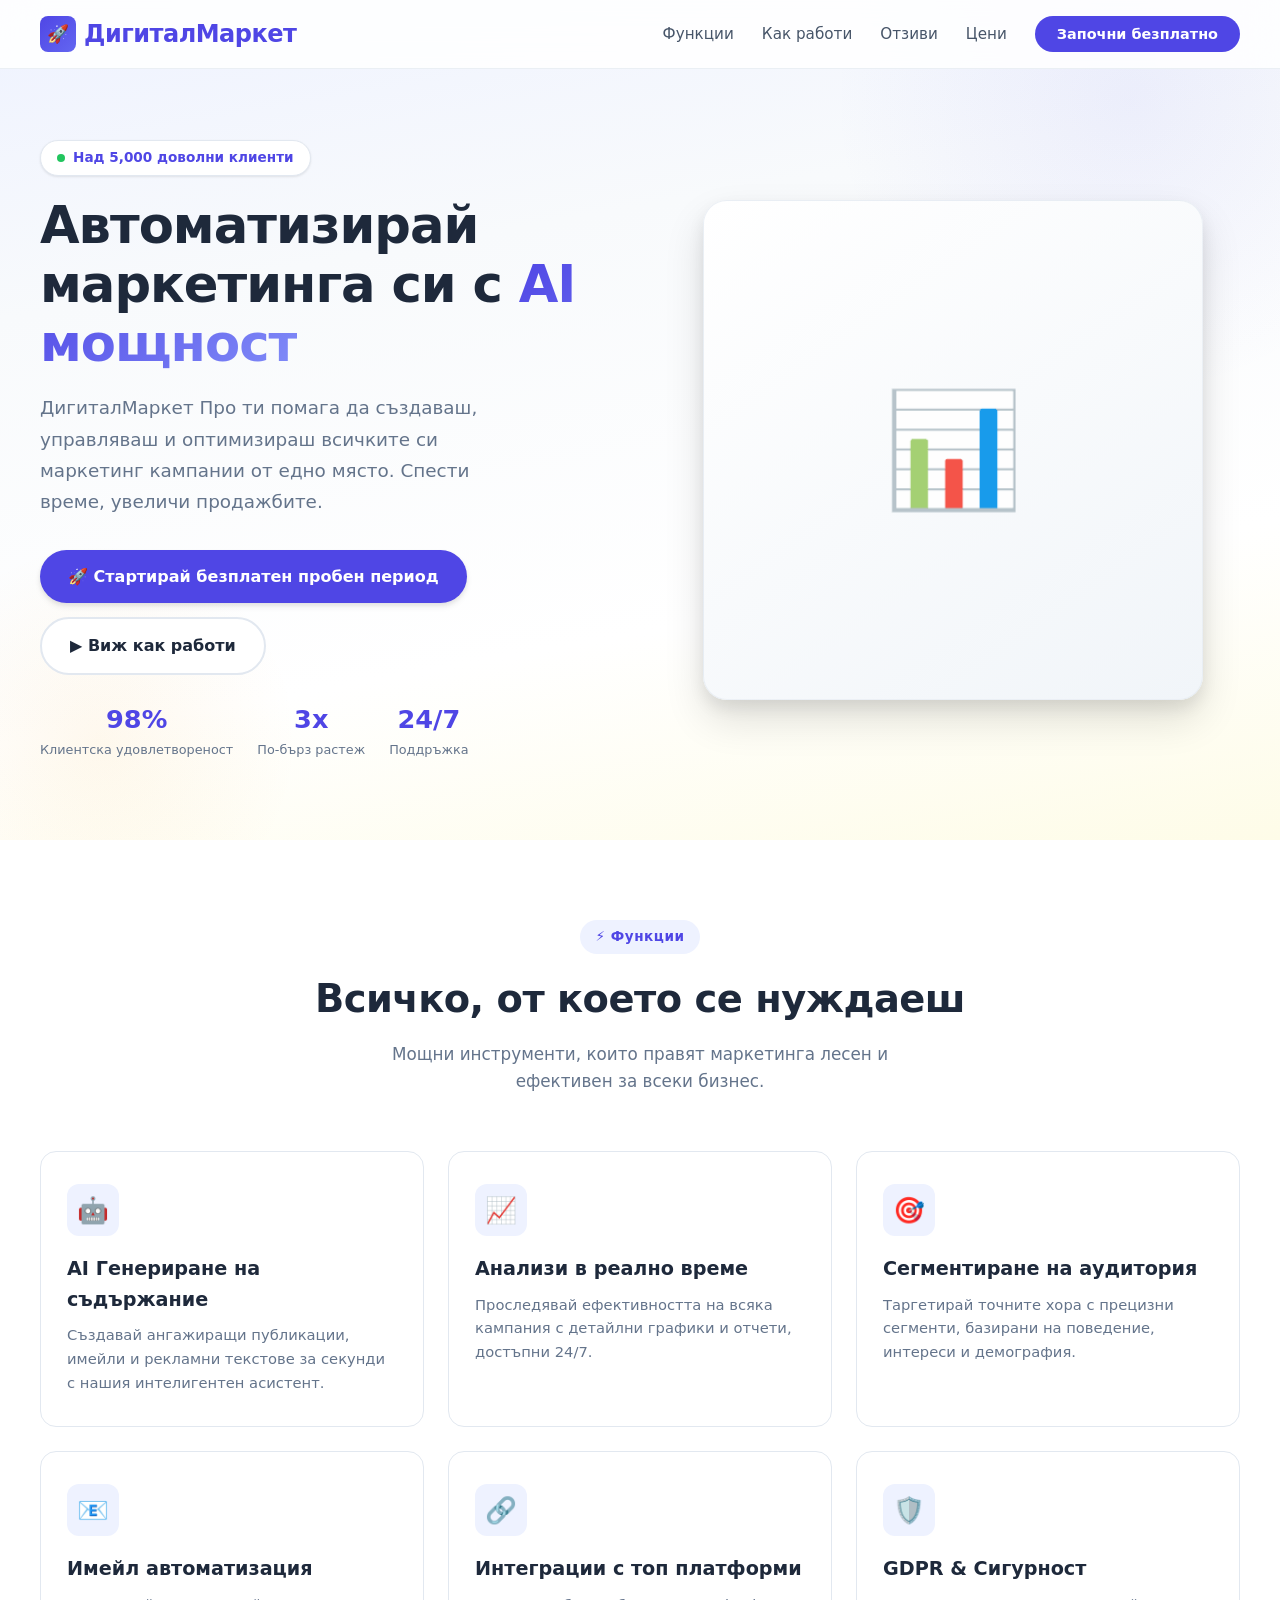
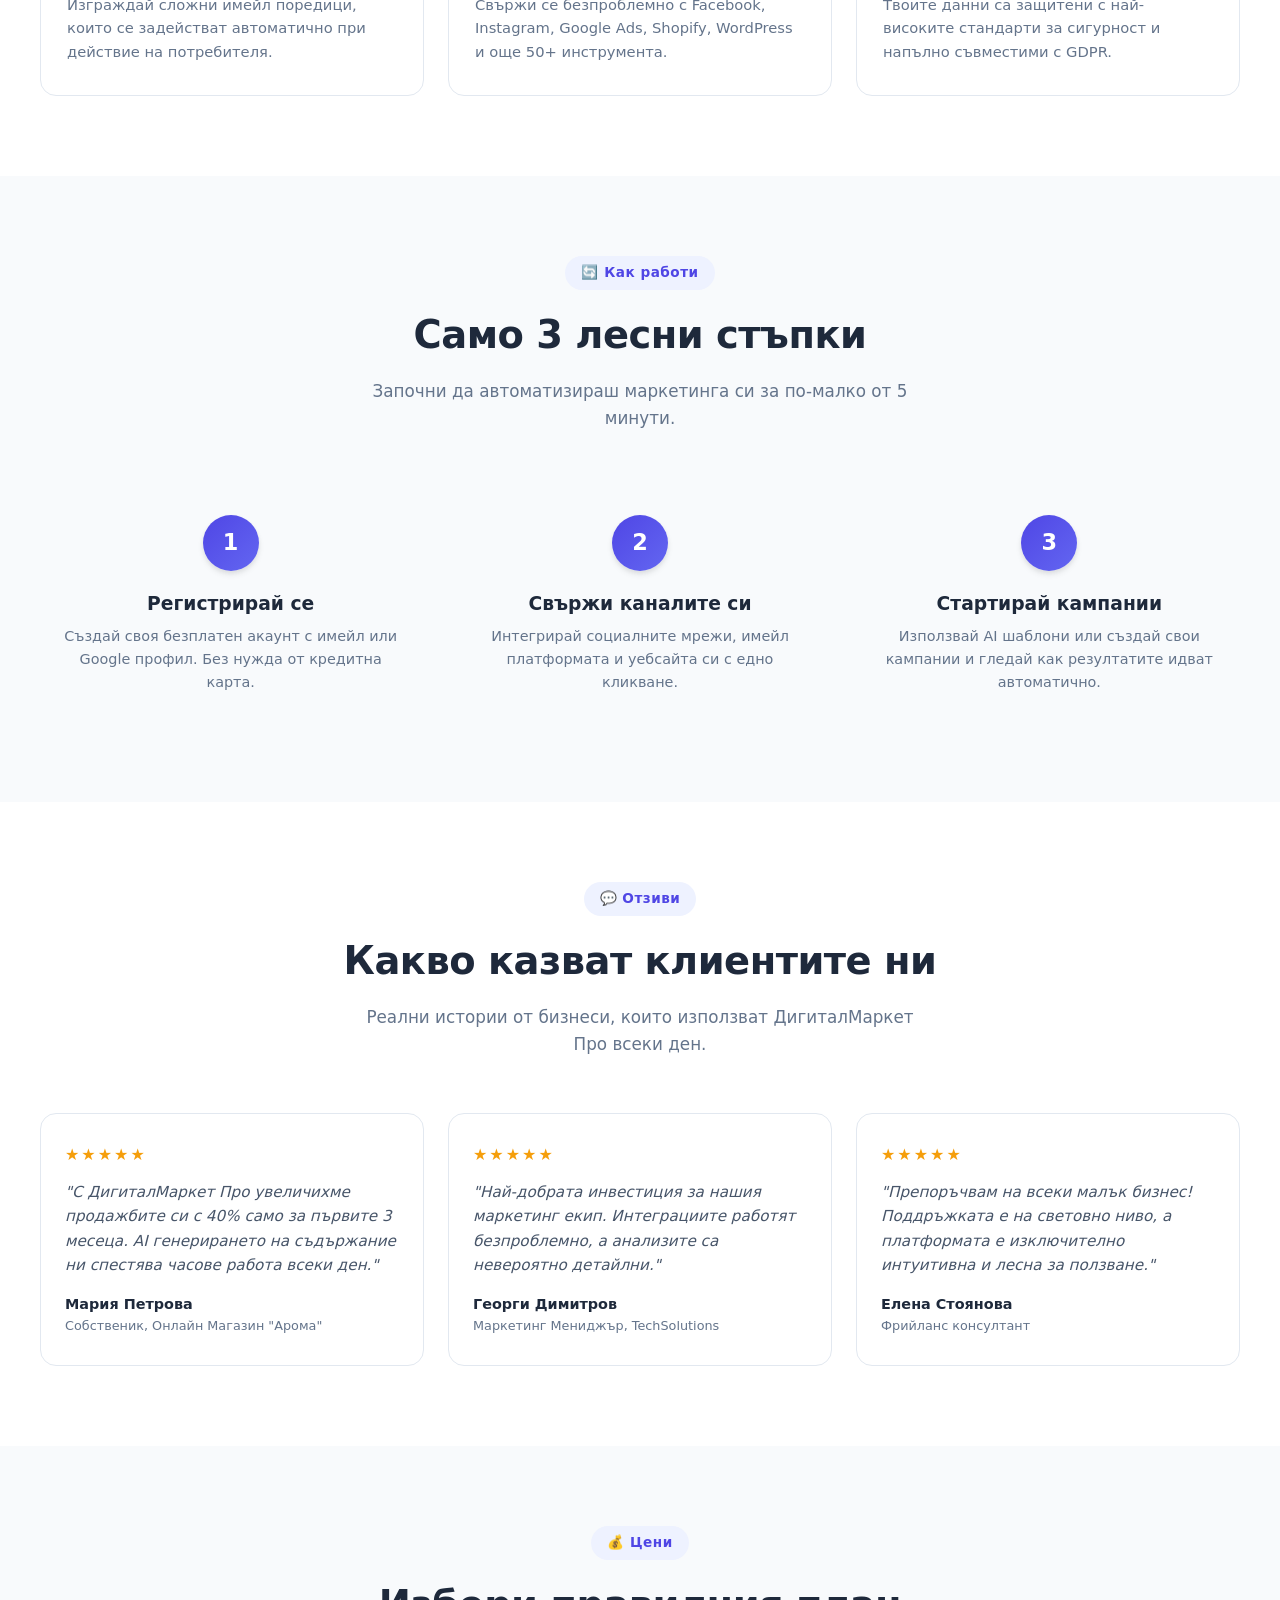
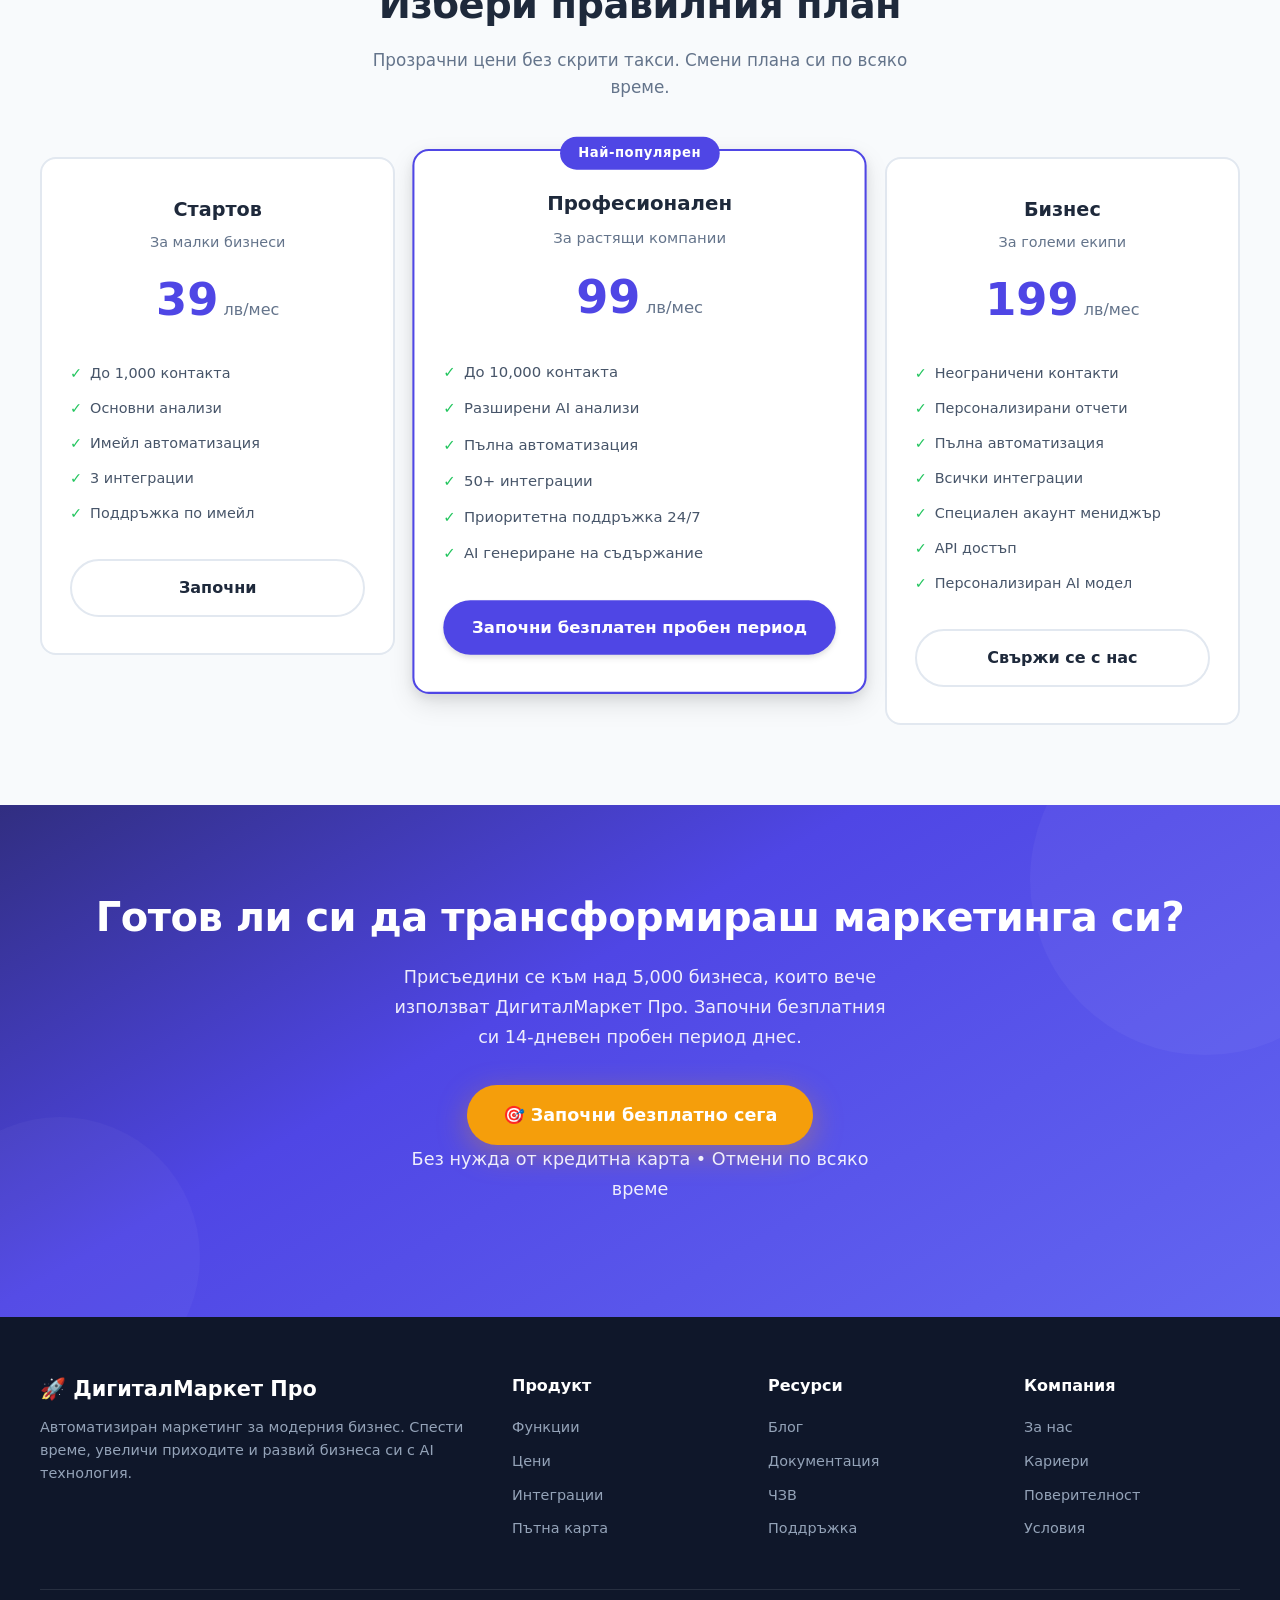
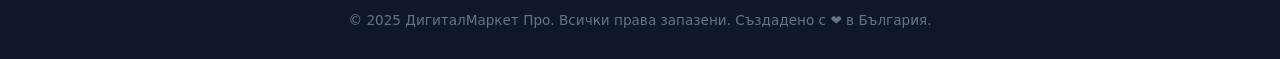
<file: skills/landing-builder/context/landing.html>
<!DOCTYPE html>
<html lang="bg">
<head>
    <meta charset="UTF-8">
    <meta name="viewport" content="width=device-width, initial-scale=1.0">
    <title>ДигиталМаркет Про | Автоматизиран маркетинг за вашия бизнес</title>
    <style>
        :root {
            --primary: #4f46e5;
            --primary-dark: #3730a3;
            --primary-light: #6366f1;
            --accent: #f59e0b;
            --accent-hover: #d97706;
            --bg-light: #f8fafc;
            --bg-white: #ffffff;
            --text-dark: #1e293b;
            --text-medium: #475569;
            --text-light: #64748b;
            --border: #e2e8f0;
            --shadow-sm: 0 1px 3px rgba(0, 0, 0, 0.06), 0 1px 2px rgba(0, 0, 0, 0.04);
            --shadow-md: 0 4px 6px rgba(0, 0, 0, 0.07), 0 2px 4px rgba(0, 0, 0, 0.06);
            --shadow-lg: 0 10px 25px rgba(0, 0, 0, 0.1), 0 4px 10px rgba(0, 0, 0, 0.08);
            --shadow-xl: 0 20px 40px rgba(0, 0, 0, 0.12), 0 8px 16px rgba(0, 0, 0, 0.08);
            --radius-sm: 8px;
            --radius-md: 12px;
            --radius-lg: 16px;
            --radius-xl: 24px;
            --transition: 0.3s cubic-bezier(0.4, 0, 0.2, 1);
            --max-width: 1200px;
        }

        * {
            margin: 0;
            padding: 0;
            box-sizing: border-box;
        }

        html {
            scroll-behavior: smooth;
        }

        body {
            font-family: 'Segoe UI', system-ui, -apple-system, BlinkMacSystemFont, 'Helvetica Neue', Arial, sans-serif;
            color: var(--text-dark);
            background-color: var(--bg-white);
            line-height: 1.6;
            -webkit-font-smoothing: antialiased;
            -moz-osx-font-smoothing: grayscale;
            overflow-x: hidden;
        }

        /* ============ NAVIGATION ============ */
        .nav {
            position: fixed;
            top: 0;
            left: 0;
            right: 0;
            z-index: 1000;
            background: rgba(255, 255, 255, 0.85);
            backdrop-filter: blur(18px);
            -webkit-backdrop-filter: blur(18px);
            border-bottom: 1px solid rgba(226, 232, 240, 0.7);
            transition: var(--transition);
            padding: 0 20px;
        }
        .nav.scrolled {
            box-shadow: var(--shadow-md);
            background: rgba(255, 255, 255, 0.95);
        }
        .nav-inner {
            max-width: var(--max-width);
            margin: 0 auto;
            display: flex;
            align-items: center;
            justify-content: space-between;
            height: 68px;
        }
        .nav-logo {
            font-size: 1.5rem;
            font-weight: 800;
            color: var(--primary);
            text-decoration: none;
            letter-spacing: -0.5px;
            display: flex;
            align-items: center;
            gap: 8px;
        }
        .nav-logo .logo-icon {
            width: 36px;
            height: 36px;
            background: linear-gradient(135deg, var(--primary), var(--primary-light));
            border-radius: var(--radius-sm);
            display: flex;
            align-items: center;
            justify-content: center;
            color: #fff;
            font-size: 1.1rem;
        }
        .nav-links {
            display: flex;
            align-items: center;
            gap: 28px;
            list-style: none;
        }
        .nav-links a {
            text-decoration: none;
            color: var(--text-medium);
            font-weight: 500;
            font-size: 0.95rem;
            transition: var(--transition);
            position: relative;
        }
        .nav-links a:hover {
            color: var(--primary);
        }
        .nav-links a::after {
            content: '';
            position: absolute;
            bottom: -4px;
            left: 0;
            width: 0;
            height: 2px;
            background: var(--primary);
            transition: var(--transition);
            border-radius: 2px;
        }
        .nav-links a:hover::after {
            width: 100%;
        }
        .nav-cta {
            background: var(--primary);
            color: #fff !important;
            padding: 10px 22px;
            border-radius: 50px;
            font-weight: 600 !important;
            transition: var(--transition);
            font-size: 0.9rem !important;
            white-space: nowrap;
        }
        .nav-cta:hover {
            background: var(--primary-dark);
            transform: translateY(-1px);
            box-shadow: var(--shadow-md);
        }
        .nav-cta::after {
            display: none !important;
        }
        .hamburger {
            display: none;
            flex-direction: column;
            gap: 5px;
            cursor: pointer;
            background: none;
            border: none;
            padding: 8px;
            z-index: 1001;
        }
        .hamburger span {
            display: block;
            width: 26px;
            height: 2.5px;
            background: var(--text-dark);
            border-radius: 3px;
            transition: var(--transition);
        }
        .hamburger.active span:nth-child(1) {
            transform: rotate(45deg) translate(5px, 5px);
        }
        .hamburger.active span:nth-child(2) {
            opacity: 0;
        }
        .hamburger.active span:nth-child(3) {
            transform: rotate(-45deg) translate(5px, -5px);
        }

        /* ============ HERO ============ */
        .hero {
            padding: 140px 20px 80px;
            background: linear-gradient(170deg, #eef2ff 0%, #f8fafc 30%, #ffffff 70%, #fefce8 100%);
            position: relative;
            overflow: hidden;
        }
        .hero::before {
            content: '';
            position: absolute;
            top: -200px;
            right: -150px;
            width: 600px;
            height: 600px;
            background: radial-gradient(circle, rgba(99, 102, 241, 0.08) 0%, transparent 70%);
            border-radius: 50%;
            pointer-events: none;
        }
        .hero::after {
            content: '';
            position: absolute;
            bottom: -100px;
            left: -100px;
            width: 400px;
            height: 400px;
            background: radial-gradient(circle, rgba(245, 158, 11, 0.07) 0%, transparent 70%);
            border-radius: 50%;
            pointer-events: none;
        }
        .hero-inner {
            max-width: var(--max-width);
            margin: 0 auto;
            display: grid;
            grid-template-columns: 1fr 1fr;
            gap: 50px;
            align-items: center;
            position: relative;
            z-index: 1;
        }
        .hero-badge {
            display: inline-flex;
            align-items: center;
            gap: 8px;
            background: #fff;
            border: 1px solid var(--border);
            border-radius: 50px;
            padding: 6px 16px;
            font-size: 0.85rem;
            font-weight: 600;
            color: var(--primary);
            margin-bottom: 20px;
            box-shadow: var(--shadow-sm);
        }
        .hero-badge .dot {
            width: 8px;
            height: 8px;
            background: #22c55e;
            border-radius: 50%;
            animation: pulse-dot 2s infinite;
        }
        @keyframes pulse-dot {
            0%,
            100% {
                box-shadow: 0 0 0 0 rgba(34, 197, 94, 0.5);
            }
            50% {
                box-shadow: 0 0 0 10px rgba(34, 197, 94, 0);
            }
        }
        .hero h1 {
            font-size: 3.2rem;
            font-weight: 800;
            line-height: 1.15;
            letter-spacing: -1px;
            color: var(--text-dark);
            margin-bottom: 20px;
        }
        .hero h1 .highlight {
            background: linear-gradient(135deg, var(--primary), #818cf8);
            -webkit-background-clip: text;
            -webkit-text-fill-color: transparent;
            background-clip: text;
        }
        .hero p {
            font-size: 1.15rem;
            color: var(--text-light);
            margin-bottom: 32px;
            max-width: 480px;
            line-height: 1.7;
        }
        .hero-buttons {
            display: flex;
            gap: 14px;
            flex-wrap: wrap;
        }
        .btn {
            display: inline-flex;
            align-items: center;
            gap: 8px;
            padding: 14px 28px;
            border-radius: 50px;
            font-weight: 600;
            font-size: 1rem;
            text-decoration: none;
            cursor: pointer;
            border: none;
            transition: var(--transition);
            white-space: nowrap;
        }
        .btn-primary {
            background: var(--primary);
            color: #fff;
            box-shadow: var(--shadow-md);
        }
        .btn-primary:hover {
            background: var(--primary-dark);
            transform: translateY(-2px);
            box-shadow: var(--shadow-xl);
        }
        .btn-secondary {
            background: #fff;
            color: var(--text-dark);
            border: 2px solid var(--border);
        }
        .btn-secondary:hover {
            border-color: var(--primary);
            color: var(--primary);
            transform: translateY(-2px);
            box-shadow: var(--shadow-md);
        }
        .btn-accent {
            background: var(--accent);
            color: #fff;
            box-shadow: var(--shadow-md);
        }
        .btn-accent:hover {
            background: var(--accent-hover);
            transform: translateY(-2px);
            box-shadow: var(--shadow-xl);
        }
        .hero-image {
            display: flex;
            align-items: center;
            justify-content: center;
        }
        .hero-image-placeholder {
            width: 100%;
            max-width: 500px;
            aspect-ratio: 1 / 1;
            background: linear-gradient(145deg, #ffffff, #f1f5f9);
            border-radius: var(--radius-xl);
            box-shadow: var(--shadow-xl);
            display: flex;
            align-items: center;
            justify-content: center;
            font-size: 6rem;
            position: relative;
            border: 1px solid rgba(226, 232, 240, 0.6);
        }
        .hero-image-placeholder .icon-main {
            font-size: 7rem;
            opacity: 0.9;
        }
        .hero-stats {
            display: flex;
            gap: 24px;
            margin-top: 24px;
            flex-wrap: wrap;
        }
        .hero-stat {
            text-align: center;
        }
        .hero-stat .number {
            font-size: 1.6rem;
            font-weight: 800;
            color: var(--primary);
        }
        .hero-stat .label {
            font-size: 0.8rem;
            color: var(--text-light);
            font-weight: 500;
        }

        /* ============ SECTION STYLES ============ */
        section {
            padding: 80px 20px;
        }
        .section-header {
            text-align: center;
            margin-bottom: 56px;
        }
        .section-header .section-tag {
            display: inline-block;
            background: #eef2ff;
            color: var(--primary);
            font-weight: 600;
            font-size: 0.85rem;
            padding: 6px 16px;
            border-radius: 50px;
            margin-bottom: 14px;
            letter-spacing: 0.5px;
        }
        .section-header h2 {
            font-size: 2.4rem;
            font-weight: 800;
            letter-spacing: -0.5px;
            color: var(--text-dark);
            margin-bottom: 12px;
        }
        .section-header p {
            color: var(--text-light);
            font-size: 1.05rem;
            max-width: 550px;
            margin: 0 auto;
        }
        .container {
            max-width: var(--max-width);
            margin: 0 auto;
        }

        /* ============ FEATURES ============ */
        .features-grid {
            display: grid;
            grid-template-columns: repeat(3, 1fr);
            gap: 24px;
        }
        .feature-card {
            background: #fff;
            border: 1px solid var(--border);
            border-radius: var(--radius-lg);
            padding: 32px 26px;
            transition: var(--transition);
            position: relative;
            overflow: hidden;
        }
        .feature-card:hover {
            transform: translateY(-6px);
            box-shadow: var(--shadow-lg);
            border-color: transparent;
        }
        .feature-card .feature-icon {
            width: 52px;
            height: 52px;
            border-radius: var(--radius-md);
            display: flex;
            align-items: center;
            justify-content: center;
            font-size: 1.6rem;
            margin-bottom: 18px;
            background: #eef2ff;
        }
        .feature-card h3 {
            font-size: 1.2rem;
            font-weight: 700;
            margin-bottom: 8px;
            color: var(--text-dark);
        }
        .feature-card p {
            color: var(--text-light);
            font-size: 0.92rem;
            line-height: 1.6;
        }

        /* ============ HOW IT WORKS ============ */
        .steps {
            display: grid;
            grid-template-columns: repeat(3, 1fr);
            gap: 28px;
            position: relative;
        }
        .step-card {
            text-align: center;
            padding: 28px 20px;
            position: relative;
        }
        .step-number {
            width: 56px;
            height: 56px;
            border-radius: 50%;
            background: linear-gradient(135deg, var(--primary), var(--primary-light));
            color: #fff;
            font-size: 1.4rem;
            font-weight: 800;
            display: flex;
            align-items: center;
            justify-content: center;
            margin: 0 auto 18px;
            box-shadow: var(--shadow-md);
        }
        .step-card h3 {
            font-weight: 700;
            margin-bottom: 6px;
        }
        .step-card p {
            color: var(--text-light);
            font-size: 0.9rem;
        }
        .steps-connector {
            display: none;
        }

        /* ============ TESTIMONIALS ============ */
        .testimonials-grid {
            display: grid;
            grid-template-columns: repeat(3, 1fr);
            gap: 24px;
        }
        .testimonial-card {
            background: #fff;
            border: 1px solid var(--border);
            border-radius: var(--radius-lg);
            padding: 28px 24px;
            transition: var(--transition);
        }
        .testimonial-card:hover {
            box-shadow: var(--shadow-lg);
            border-color: transparent;
        }
        .testimonial-card .stars {
            color: #f59e0b;
            font-size: 1rem;
            margin-bottom: 12px;
            letter-spacing: 2px;
        }
        .testimonial-card .quote {
            font-style: italic;
            color: var(--text-medium);
            margin-bottom: 16px;
            font-size: 0.95rem;
            line-height: 1.6;
        }
        .testimonial-card .author {
            font-weight: 700;
            color: var(--text-dark);
            font-size: 0.9rem;
        }
        .testimonial-card .author-role {
            color: var(--text-light);
            font-size: 0.8rem;
        }

        /* ============ CTA SECTION ============ */
        .cta-section {
            background: linear-gradient(150deg, #312e81 0%, #4f46e5 40%, #6366f1 100%);
            color: #fff;
            text-align: center;
            padding: 80px 20px;
            position: relative;
            overflow: hidden;
        }
        .cta-section::before {
            content: '';
            position: absolute;
            top: -100px;
            right: -100px;
            width: 350px;
            height: 350px;
            background: rgba(255, 255, 255, 0.04);
            border-radius: 50%;
            pointer-events: none;
        }
        .cta-section::after {
            content: '';
            position: absolute;
            bottom: -80px;
            left: -80px;
            width: 280px;
            height: 280px;
            background: rgba(255, 255, 255, 0.03);
            border-radius: 50%;
            pointer-events: none;
        }
        .cta-section .container {
            position: relative;
            z-index: 1;
        }
        .cta-section h2 {
            font-size: 2.5rem;
            font-weight: 800;
            letter-spacing: -0.5px;
            margin-bottom: 14px;
        }
        .cta-section p {
            font-size: 1.1rem;
            opacity: 0.9;
            max-width: 500px;
            margin: 0 auto 32px;
            line-height: 1.7;
        }
        .cta-section .btn-accent {
            font-size: 1.1rem;
            padding: 16px 36px;
            box-shadow: 0 8px 30px rgba(245, 158, 11, 0.35);
        }
        .cta-section .btn-accent:hover {
            box-shadow: 0 12px 40px rgba(245, 158, 11, 0.5);
            transform: translateY(-3px);
        }
        .cta-note {
            margin-top: 16px;
            font-size: 0.85rem;
            opacity: 0.7;
        }

        /* ============ PRICING ============ */
        .pricing-grid {
            display: grid;
            grid-template-columns: repeat(3, 1fr);
            gap: 24px;
            align-items: start;
        }
        .pricing-card {
            background: #fff;
            border: 2px solid var(--border);
            border-radius: var(--radius-lg);
            padding: 36px 28px;
            text-align: center;
            transition: var(--transition);
            position: relative;
        }
        .pricing-card.featured {
            border-color: var(--primary);
            box-shadow: var(--shadow-lg);
            transform: scale(1.03);
            z-index: 2;
        }
        .pricing-card.featured .badge-popular {
            position: absolute;
            top: -14px;
            left: 50%;
            transform: translateX(-50%);
            background: var(--primary);
            color: #fff;
            font-size: 0.8rem;
            font-weight: 700;
            padding: 6px 18px;
            border-radius: 50px;
            letter-spacing: 0.5px;
        }
        .pricing-card h3 {
            font-size: 1.2rem;
            font-weight: 700;
            margin-bottom: 6px;
        }
        .pricing-card .price {
            font-size: 2.8rem;
            font-weight: 800;
            color: var(--primary);
            margin: 10px 0;
        }
        .pricing-card .price span {
            font-size: 1rem;
            font-weight: 500;
            color: var(--text-light);
        }
        .pricing-card ul {
            list-style: none;
            margin: 20px 0 28px;
            text-align: left;
        }
        .pricing-card ul li {
            padding: 6px 0;
            color: var(--text-medium);
            font-size: 0.9rem;
            display: flex;
            align-items: center;
            gap: 8px;
        }
        .pricing-card ul li::before {
            content: '✓';
            color: #22c55e;
            font-weight: 700;
            flex-shrink: 0;
        }
        .pricing-card .btn {
            width: 100%;
            justify-content: center;
        }

        /* ============ FOOTER ============ */
        .footer {
            background: #0f172a;
            color: #cbd5e1;
            padding: 56px 20px 28px;
        }
        .footer-grid {
            max-width: var(--max-width);
            margin: 0 auto;
            display: grid;
            grid-template-columns: 2fr 1fr 1fr 1fr;
            gap: 40px;
            margin-bottom: 40px;
        }
        .footer-col h4 {
            color: #fff;
            font-weight: 700;
            margin-bottom: 16px;
            font-size: 1rem;
        }
        .footer-col ul {
            list-style: none;
        }
        .footer-col ul li {
            margin-bottom: 8px;
        }
        .footer-col ul li a {
            color: #94a3b8;
            text-decoration: none;
            font-size: 0.9rem;
            transition: var(--transition);
        }
        .footer-col ul li a:hover {
            color: #fff;
        }
        .footer-col .footer-logo {
            font-size: 1.3rem;
            font-weight: 800;
            color: #fff;
            margin-bottom: 10px;
            display: block;
            text-decoration: none;
        }
        .footer-col p {
            font-size: 0.9rem;
            color: #94a3b8;
            line-height: 1.6;
        }
        .footer-bottom {
            max-width: var(--max-width);
            margin: 0 auto;
            border-top: 1px solid rgba(255, 255, 255, 0.1);
            padding-top: 20px;
            text-align: center;
            font-size: 0.85rem;
            color: #64748b;
        }

        /* ============ RESPONSIVE ============ */
        @media (max-width: 1024px) {
            .hero-inner {
                grid-template-columns: 1fr;
                text-align: center;
                gap: 36px;
            }
            .hero p {
                max-width: 100%;
                margin-left: auto;
                margin-right: auto;
            }
            .hero-buttons {
                justify-content: center;
            }
            .hero-stats {
                justify-content: center;
            }
            .hero-image-placeholder {
                max-width: 350px;
                margin: 0 auto;
            }
            .hero h1 {
                font-size: 2.5rem;
            }
            .features-grid,
            .testimonials-grid,
            .pricing-grid {
                grid-template-columns: repeat(2, 1fr);
            }
            .pricing-card.featured {
                transform: none;
            }
            .footer-grid {
                grid-template-columns: 1fr 1fr;
            }
            .steps {
                grid-template-columns: repeat(2, 1fr);
            }
            .step-card:nth-child(3) {
                grid-column: 1 / -1;
                max-width: 350px;
                justify-self: center;
            }
        }

        @media (max-width: 768px) {
            .nav-links {
                position: fixed;
                top: 0;
                right: -100%;
                width: 280px;
                height: 100vh;
                background: #fff;
                flex-direction: column;
                padding: 90px 30px 30px;
                gap: 20px;
                box-shadow: var(--shadow-xl);
                transition: var(--transition);
                z-index: 999;
            }
            .nav-links.active {
                right: 0;
            }
            .hamburger {
                display: flex;
            }
            .hero {
                padding: 110px 16px 50px;
            }
            .hero h1 {
                font-size: 2rem;
            }
            .hero p {
                font-size: 1rem;
            }
            .hero-image-placeholder {
                max-width: 260px;
                font-size: 4rem;
            }
            .hero-image-placeholder .icon-main {
                font-size: 4.5rem;
            }
            section {
                padding: 50px 16px;
            }
            .section-header h2 {
                font-size: 1.7rem;
            }
            .features-grid,
            .testimonials-grid,
            .pricing-grid {
                grid-template-columns: 1fr;
                gap: 16px;
            }
            .pricing-card.featured {
                transform: none;
            }
            .steps {
                grid-template-columns: 1fr;
                gap: 8px;
            }
            .step-card:nth-child(3) {
                grid-column: auto;
                max-width: 100%;
            }
            .footer-grid {
                grid-template-columns: 1fr;
                gap: 28px;
            }
            .cta-section h2 {
                font-size: 1.8rem;
            }
            .btn {
                padding: 12px 22px;
                font-size: 0.9rem;
            }
            .hero-buttons {
                flex-direction: column;
                align-items: center;
            }
            .hero-buttons .btn {
                width: 100%;
                max-width: 300px;
                justify-content: center;
            }
            .hero-stats {
                gap: 16px;
            }
        }

        @media (max-width: 480px) {
            .hero h1 {
                font-size: 1.7rem;
                letter-spacing: 0;
            }
            .hero p {
                font-size: 0.9rem;
            }
            .hero-image-placeholder {
                max-width: 200px;
                font-size: 3rem;
            }
            .hero-image-placeholder .icon-main {
                font-size: 3.5rem;
            }
            .section-header h2 {
                font-size: 1.4rem;
            }
            .nav-logo {
                font-size: 1.2rem;
            }
            .nav-logo .logo-icon {
                width: 30px;
                height: 30px;
                font-size: 0.9rem;
            }
            .pricing-card .price {
                font-size: 2.2rem;
            }
            .cta-section h2 {
                font-size: 1.5rem;
            }
        }

        /* Mobile overlay */
        .mobile-overlay {
            display: none;
            position: fixed;
            top: 0;
            left: 0;
            width: 100%;
            height: 100%;
            background: rgba(0, 0, 0, 0.45);
            z-index: 998;
            transition: opacity 0.3s;
        }
        .mobile-overlay.active {
            display: block;
        }

        @media (min-width: 769px) {
            .mobile-overlay.active {
                display: none;
            }
        }
    </style>
</head>
<body>

    <!-- Mobile Overlay -->
    <div class="mobile-overlay" id="mobileOverlay"></div>

    <!-- ============ NAVIGATION ============ -->
    <nav class="nav" id="navbar">
        <div class="nav-inner">
            <a href="#" class="nav-logo">
                <span class="logo-icon">🚀</span> ДигиталМаркет
            </a>
            <ul class="nav-links" id="navLinks">
                <li><a href="#features">Функции</a></li>
                <li><a href="#how-it-works">Как работи</a></li>
                <li><a href="#testimonials">Отзиви</a></li>
                <li><a href="#pricing">Цени</a></li>
                <li><a href="#cta" class="nav-cta">Започни безплатно</a></li>
            </ul>
            <button class="hamburger" id="hamburger" aria-label="Меню">
                <span></span>
                <span></span>
                <span></span>
            </button>
        </div>
    </nav>

    <!-- ============ HERO ============ -->
    <section class="hero" id="hero">
        <div class="hero-inner">
            <div class="hero-content">
                <div class="hero-badge">
                    <span class="dot"></span> Над 5,000 доволни клиенти
                </div>
                <h1>Автоматизирай маркетинга си с <span class="highlight">AI мощност</span></h1>
                <p>ДигиталМаркет Про ти помага да създаваш, управляваш и оптимизираш всичките си маркетинг кампании от едно място. Спести време, увеличи продажбите.</p>
                <div class="hero-buttons">
                    <a href="#cta" class="btn btn-primary">🚀 Стартирай безплатен пробен период</a>
                    <a href="#how-it-works" class="btn btn-secondary">▶️ Виж как работи</a>
                </div>
                <div class="hero-stats">
                    <div class="hero-stat">
                        <div class="number">98%</div>
                        <div class="label">Клиентска удовлетвореност</div>
                    </div>
                    <div class="hero-stat">
                        <div class="number">3x</div>
                        <div class="label">По-бърз растеж</div>
                    </div>
                    <div class="hero-stat">
                        <div class="number">24/7</div>
                        <div class="label">Поддръжка</div>
                    </div>
                </div>
            </div>
            <div class="hero-image">
                <div class="hero-image-placeholder">
                    <span class="icon-main">📊</span>
                </div>
            </div>
        </div>
    </section>

    <!-- ============ FEATURES ============ -->
    <section id="features">
        <div class="container">
            <div class="section-header">
                <span class="section-tag">⚡ Функции</span>
                <h2>Всичко, от което се нуждаеш</h2>
                <p>Мощни инструменти, които правят маркетинга лесен и ефективен за всеки бизнес.</p>
            </div>
            <div class="features-grid">
                <div class="feature-card">
                    <div class="feature-icon">🤖</div>
                    <h3>AI Генериране на съдържание</h3>
                    <p>Създавай ангажиращи публикации, имейли и рекламни текстове за секунди с нашия интелигентен асистент.</p>
                </div>
                <div class="feature-card">
                    <div class="feature-icon">📈</div>
                    <h3>Анализи в реално време</h3>
                    <p>Проследявай ефективността на всяка кампания с детайлни графики и отчети, достъпни 24/7.</p>
                </div>
                <div class="feature-card">
                    <div class="feature-icon">🎯</div>
                    <h3>Сегментиране на аудитория</h3>
                    <p>Таргетирай точните хора с прецизни сегменти, базирани на поведение, интереси и демография.</p>
                </div>
                <div class="feature-card">
                    <div class="feature-icon">📧</div>
                    <h3>Имейл автоматизация</h3>
                    <p>Изграждай сложни имейл поредици, които се задействат автоматично при действие на потребителя.</p>
                </div>
                <div class="feature-card">
                    <div class="feature-icon">🔗</div>
                    <h3>Интеграции с топ платформи</h3>
                    <p>Свържи се безпроблемно с Facebook, Instagram, Google Ads, Shopify, WordPress и още 50+ инструмента.</p>
                </div>
                <div class="feature-card">
                    <div class="feature-icon">🛡️</div>
                    <h3>GDPR & Сигурност</h3>
                    <p>Твоите данни са защитени с най-високите стандарти за сигурност и напълно съвместими с GDPR.</p>
                </div>
            </div>
        </div>
    </section>

    <!-- ============ HOW IT WORKS ============ -->
    <section id="how-it-works" style="background: var(--bg-light);">
        <div class="container">
            <div class="section-header">
                <span class="section-tag">🔄 Как работи</span>
                <h2>Само 3 лесни стъпки</h2>
                <p>Започни да автоматизираш маркетинга си за по-малко от 5 минути.</p>
            </div>
            <div class="steps">
                <div class="step-card">
                    <div class="step-number">1</div>
                    <h3>Регистрирай се</h3>
                    <p>Създай своя безплатен акаунт с имейл или Google профил. Без нужда от кредитна карта.</p>
                </div>
                <div class="step-card">
                    <div class="step-number">2</div>
                    <h3>Свържи каналите си</h3>
                    <p>Интегрирай социалните мрежи, имейл платформата и уебсайта си с едно кликване.</p>
                </div>
                <div class="step-card">
                    <div class="step-number">3</div>
                    <h3>Стартирай кампании</h3>
                    <p>Използвай AI шаблони или създай свои кампании и гледай как резултатите идват автоматично.</p>
                </div>
            </div>
        </div>
    </section>

    <!-- ============ TESTIMONIALS ============ -->
    <section id="testimonials">
        <div class="container">
            <div class="section-header">
                <span class="section-tag">💬 Отзиви</span>
                <h2>Какво казват клиентите ни</h2>
                <p>Реални истории от бизнеси, които използват ДигиталМаркет Про всеки ден.</p>
            </div>
            <div class="testimonials-grid">
                <div class="testimonial-card">
                    <div class="stars">★★★★★</div>
                    <p class="quote">"С ДигиталМаркет Про увеличихме продажбите си с 40% само за първите 3 месеца. AI генерирането на съдържание ни спестява часове работа всеки ден."</p>
                    <div class="author">Мария Петрова</div>
                    <div class="author-role">Собственик, Онлайн Магазин "Арома"</div>
                </div>
                <div class="testimonial-card">
                    <div class="stars">★★★★★</div>
                    <p class="quote">"Най-добрата инвестиция за нашия маркетинг екип. Интеграциите работят безпроблемно, а анализите са невероятно детайлни."</p>
                    <div class="author">Георги Димитров</div>
                    <div class="author-role">Маркетинг Мениджър, TechSolutions</div>
                </div>
                <div class="testimonial-card">
                    <div class="stars">★★★★★</div>
                    <p class="quote">"Препоръчвам на всеки малък бизнес! Поддръжката е на световно ниво, а платформата е изключително интуитивна и лесна за ползване."</p>
                    <div class="author">Елена Стоянова</div>
                    <div class="author-role">Фрийланс консултант</div>
                </div>
            </div>
        </div>
    </section>

    <!-- ============ PRICING ============ -->
    <section id="pricing" style="background: var(--bg-light);">
        <div class="container">
            <div class="section-header">
                <span class="section-tag">💰 Цени</span>
                <h2>Избери правилния план</h2>
                <p>Прозрачни цени без скрити такси. Смени плана си по всяко време.</p>
            </div>
            <div class="pricing-grid">
                <div class="pricing-card">
                    <h3>Стартов</h3>
                    <p style="color:var(--text-light);font-size:0.9rem;">За малки бизнеси</p>
                    <div class="price">39<span> лв/мес</span></div>
                    <ul>
                        <li>До 1,000 контакта</li>
                        <li>Основни анализи</li>
                        <li>Имейл автоматизация</li>
                        <li>3 интеграции</li>
                        <li>Поддръжка по имейл</li>
                    </ul>
                    <a href="#cta" class="btn btn-secondary">Започни</a>
                </div>
                <div class="pricing-card featured">
                    <div class="badge-popular">Най-популярен</div>
                    <h3>Професионален</h3>
                    <p style="color:var(--text-light);font-size:0.9rem;">За растящи компании</p>
                    <div class="price">99<span> лв/мес</span></div>
                    <ul>
                        <li>До 10,000 контакта</li>
                        <li>Разширени AI анализи</li>
                        <li>Пълна автоматизация</li>
                        <li>50+ интеграции</li>
                        <li>Приоритетна поддръжка 24/7</li>
                        <li>AI генериране на съдържание</li>
                    </ul>
                    <a href="#cta" class="btn btn-primary">Започни безплатен пробен период</a>
                </div>
                <div class="pricing-card">
                    <h3>Бизнес</h3>
                    <p style="color:var(--text-light);font-size:0.9rem;">За големи екипи</p>
                    <div class="price">199<span> лв/мес</span></div>
                    <ul>
                        <li>Неограничени контакти</li>
                        <li>Персонализирани отчети</li>
                        <li>Пълна автоматизация</li>
                        <li>Всички интеграции</li>
                        <li>Специален акаунт мениджър</li>
                        <li>API достъп</li>
                        <li>Персонализиран AI модел</li>
                    </ul>
                    <a href="#cta" class="btn btn-secondary">Свържи се с нас</a>
                </div>
            </div>
        </div>
    </section>

    <!-- ============ CTA ============ -->
    <section class="cta-section" id="cta">
        <div class="container">
            <h2>Готов ли си да трансформираш маркетинга си?</h2>
            <p>Присъедини се към над 5,000 бизнеса, които вече използват ДигиталМаркет Про. Започни безплатния си 14-дневен пробен период днес.</p>
            <a href="#" class="btn btn-accent">🎯 Започни безплатно сега</a>
            <p class="cta-note">Без нужда от кредитна карта • Отмени по всяко време</p>
        </div>
    </section>

    <!-- ============ FOOTER ============ -->
    <footer class="footer">
        <div class="footer-grid">
            <div class="footer-col">
                <a href="#" class="footer-logo">🚀 ДигиталМаркет Про</a>
                <p>Автоматизиран маркетинг за модерния бизнес. Спести време, увеличи приходите и развий бизнеса си с AI технология.</p>
            </div>
            <div class="footer-col">
                <h4>Продукт</h4>
                <ul>
                    <li><a href="#features">Функции</a></li>
                    <li><a href="#pricing">Цени</a></li>
                    <li><a href="#">Интеграции</a></li>
                    <li><a href="#">Пътна карта</a></li>
                </ul>
            </div>
            <div class="footer-col">
                <h4>Ресурси</h4>
                <ul>
                    <li><a href="#">Блог</a></li>
                    <li><a href="#">Документация</a></li>
                    <li><a href="#">ЧЗВ</a></li>
                    <li><a href="#">Поддръжка</a></li>
                </ul>
            </div>
            <div class="footer-col">
                <h4>Компания</h4>
                <ul>
                    <li><a href="#">За нас</a></li>
                    <li><a href="#">Кариери</a></li>
                    <li><a href="#">Поверителност</a></li>
                    <li><a href="#">Условия</a></li>
                </ul>
            </div>
        </div>
        <div class="footer-bottom">
            <p>&copy; 2025 ДигиталМаркет Про. Всички права запазени. Създадено с ❤️ в България.</p>
        </div>
    </footer>

    <!-- ============ SCRIPTS ============ -->
    <script>
        // Mobile menu toggle
        const hamburger = document.getElementById('hamburger');
        const navLinks = document.getElementById('navLinks');
        const mobileOverlay = document.getElementById('mobileOverlay');

        function toggleMenu() {
            hamburger.classList.toggle('active');
            navLinks.classList.toggle('active');
            mobileOverlay.classList.toggle('active');
            document.body.style.overflow = navLinks.classList.contains('active') ? 'hidden' : '';
        }

        hamburger.addEventListener('click', toggleMenu);
        mobileOverlay.addEventListener('click', toggleMenu);

        // Close menu on link click (mobile)
        document.querySelectorAll('.nav-links a').forEach(link => {
            link.addEventListener('click', () => {
                if (navLinks.classList.contains('active')) {
                    toggleMenu();
                }
            });
        });

        // Navbar scroll effect
        const navbar = document.getElementById('navbar');
        window.addEventListener('scroll', () => {
            if (window.scrollY > 20) {
                navbar.classList.add('scrolled');
            } else {
                navbar.classList.remove('scrolled');
            }
        });

        // Smooth scroll for all anchor links
        document.querySelectorAll('a[href^="#"]').forEach(anchor => {
            anchor.addEventListener('click', function(e) {
                const targetId = this.getAttribute('href');
                if (targetId === '#') return;
                const target = document.querySelector(targetId);
                if (target) {
                    e.preventDefault();
                    const navHeight = navbar.offsetHeight;
                    const targetPosition = target.getBoundingClientRect().top + window.pageYOffset -
                        navHeight - 10;
                    window.scrollTo({
                        top: targetPosition,
                        behavior: 'smooth'
                    });
                }
            });
        });
    </script>
</body>
</html>
</file>
